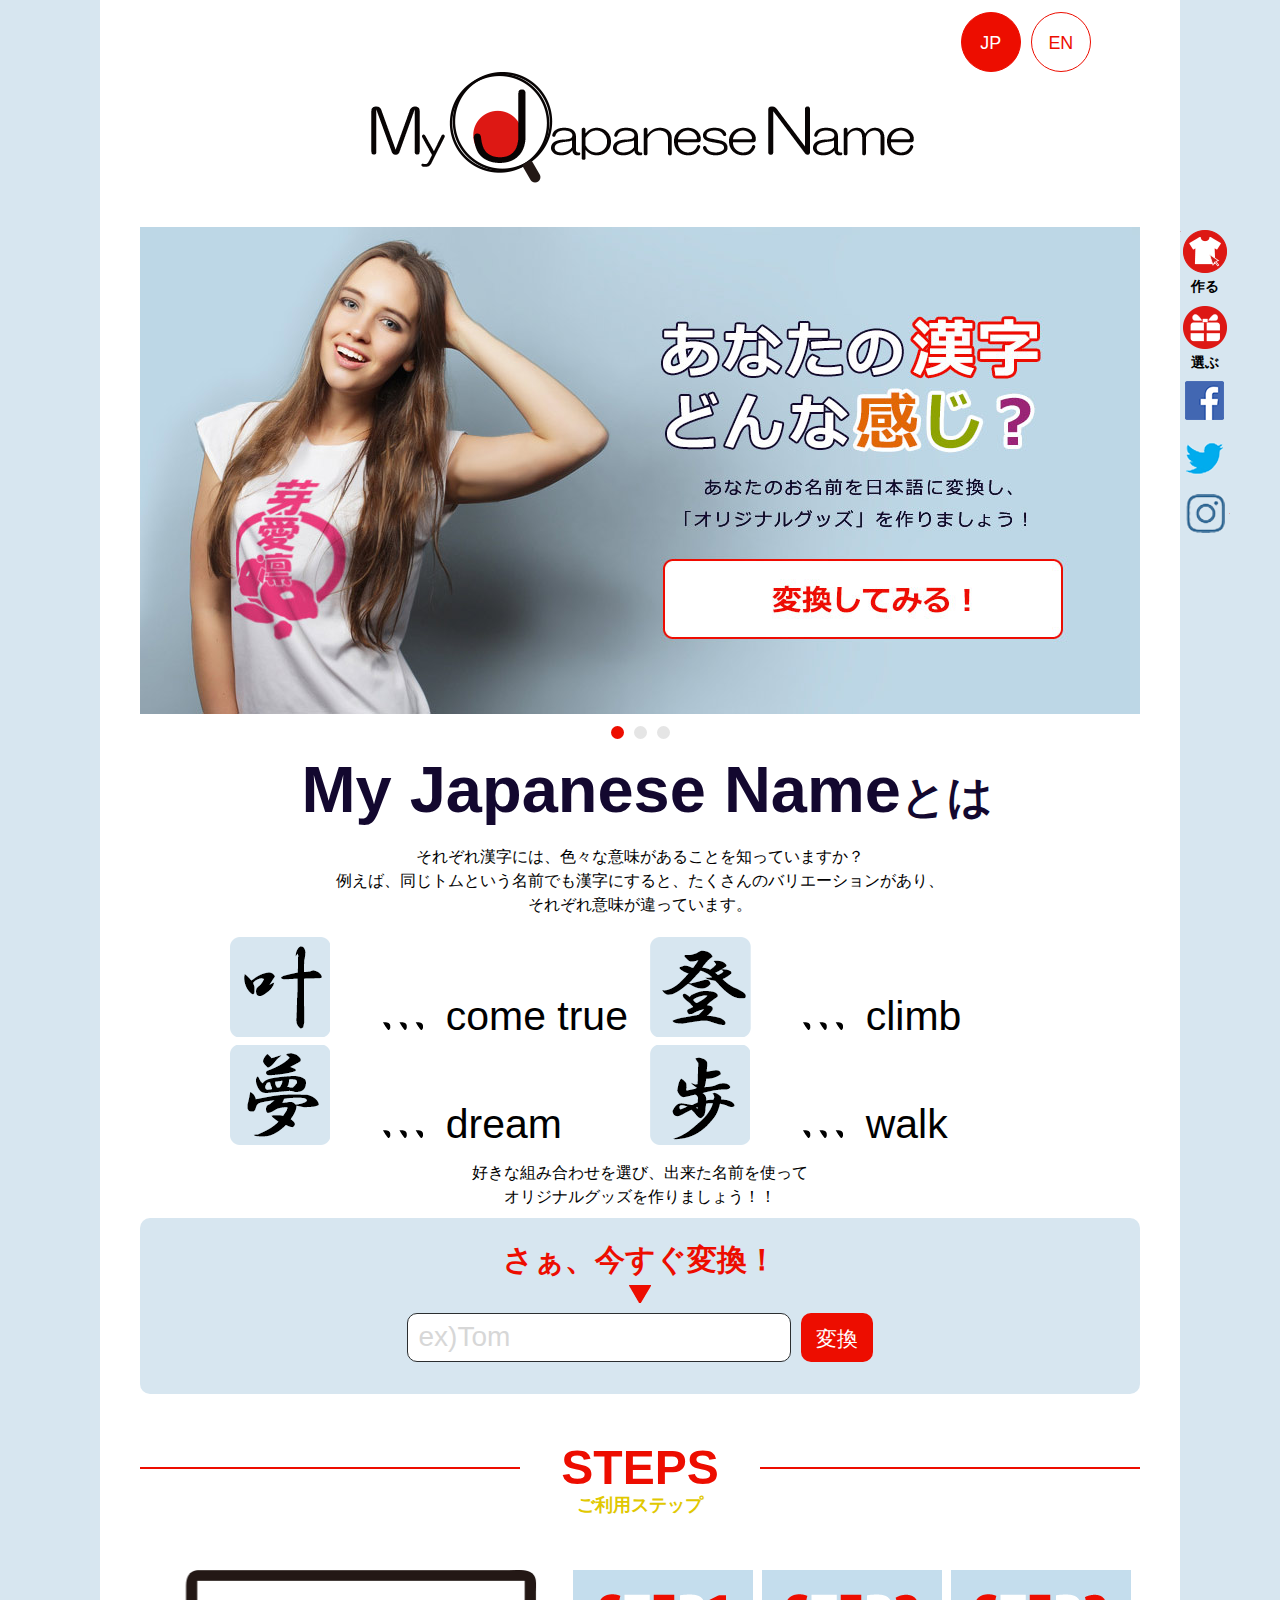
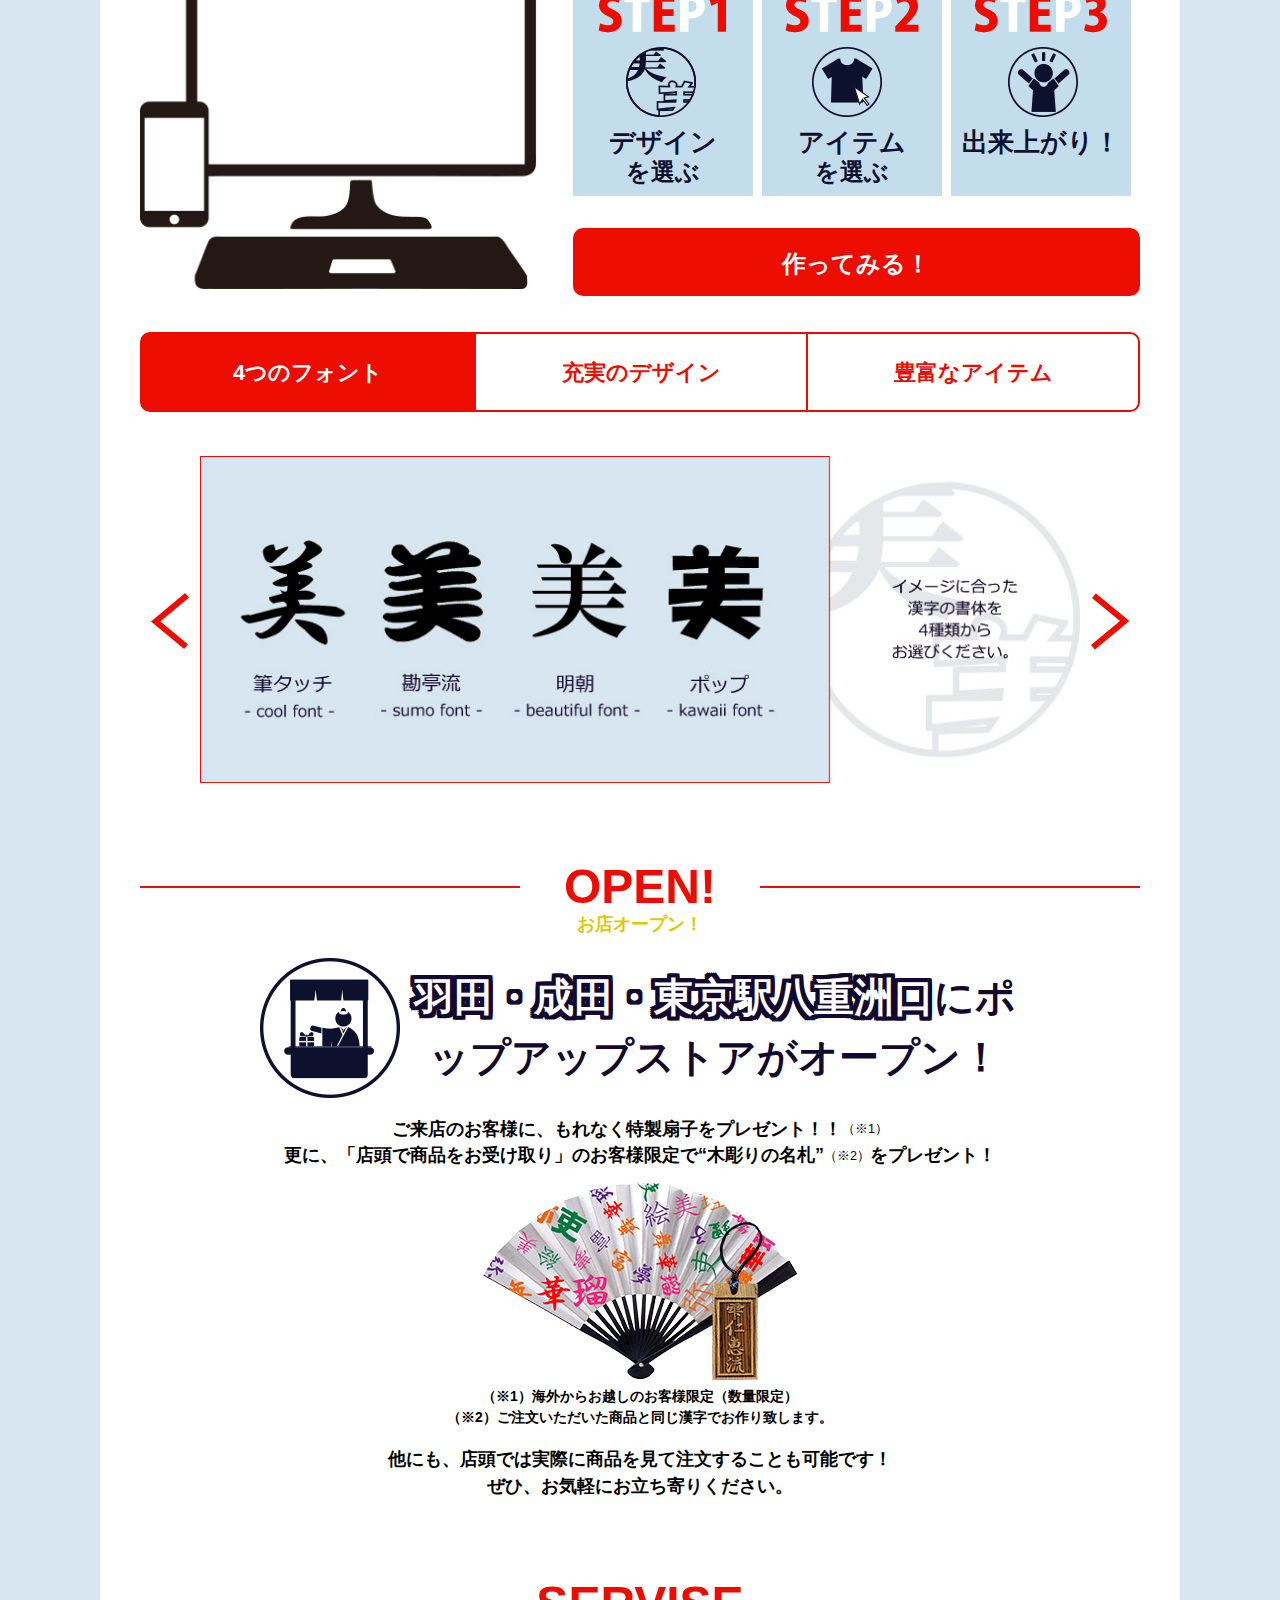
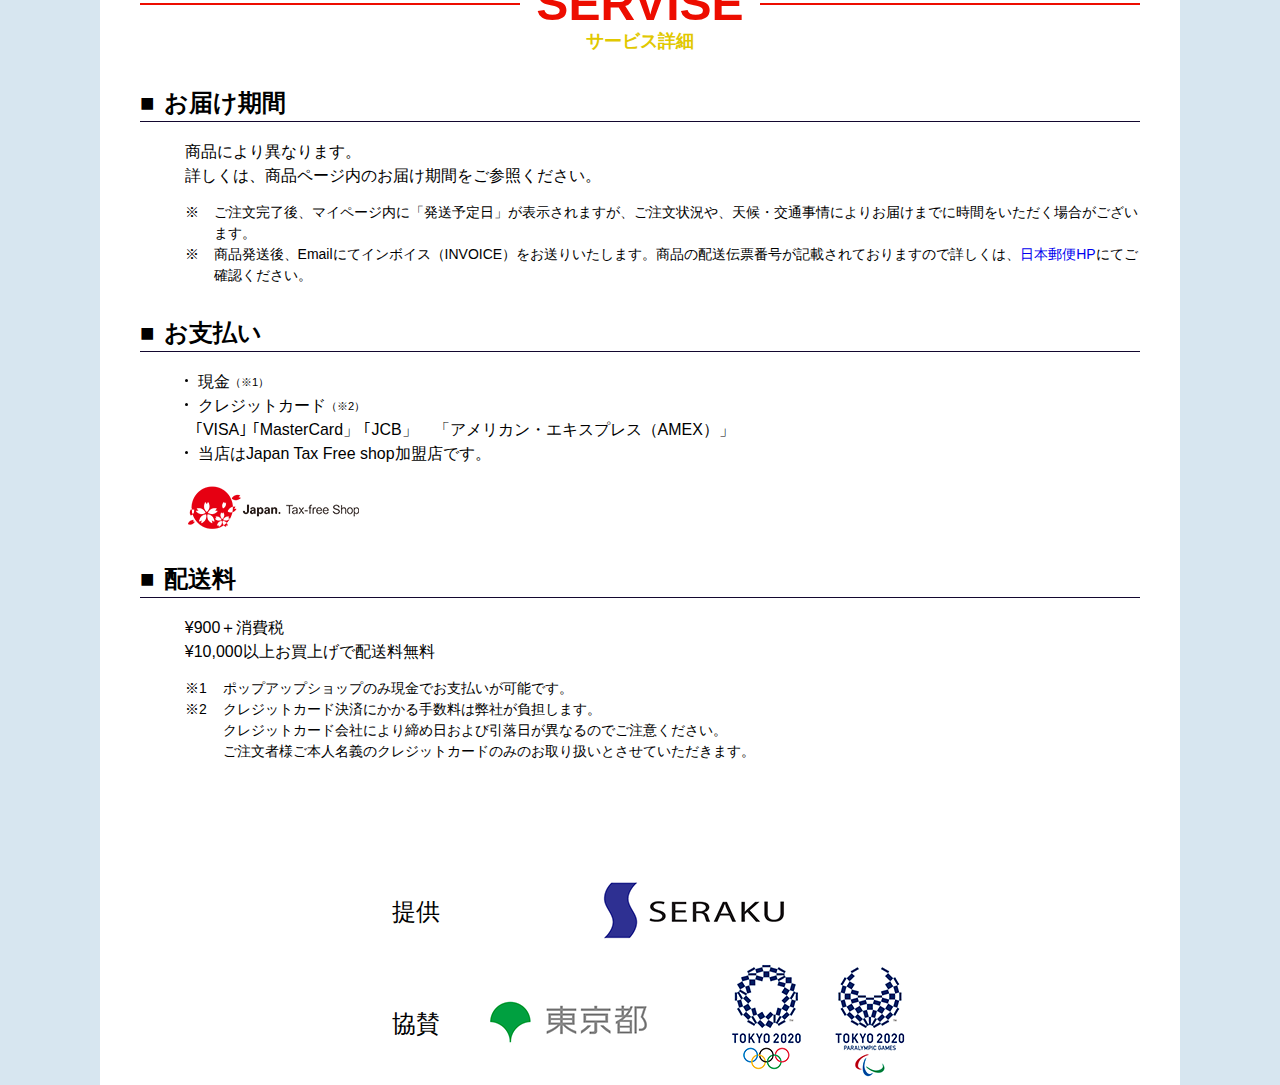
<file: works-lv5/index.html>
<!DOCTYPE html>
<html lang="ja">
<head>
<meta charset="UTF-8">
<meta http-equiv="X-UA-Compatible" content="IE=edge">
<meta name="viewport" content="width=device-width,initial-scale=1">
<title>My Japanese Name</title>
<meta name="description" content="あなたのお名前を日本語に変換し、「オリジナルグッズ」を作りましょう！">

<link rel="canonical" href="https://xxxx.jp/">
<link rel="alternate" href="https://xxx.jp" hreflang="ja">
<link rel="alternate" href="https://xxxx.jp/index_en.html" hreflang="en">
<link rel="stylesheet" href="css/common.css">

<!------------ ▼ OGP Start ▼ ------------>
<meta property="og:title" contetnt="My Japanese Name">
<meta property="og:type" contetnt="website">
<meta property="og:url" contetnt="https://xxx.jp">
<meta property="og:image" contetnt="https://xxxx.jp/works-lv5/images/mv_01.jpg">
<meta property="og:image:type" contetnt="image/jpg">
<meta property="og:image:width" contetnt="1000">
<meta property="og:image:height" contetnt="487">
<meta property="og:description" contetnt="あなたのお名前を日本語に変換し、「オリジナルグッズ」を作りましょう！">
<!------------ ▲ OGP End ▲ ------------>

<!------------ ▼ Twitter Cards Start ▼ ------------>
<meta name="twitter:card" contetnt="summary">
<!------------ ▲ Twitter Cards End ▲ ------------>
</head>

<body>
<!-- ============== ▼ Header Start ▼ ============== -->
<header>
<div class="str_wrap">
<div class="str-inner">
<ul class="list_lang">
<li class="current"><a>JP</a></li>
<li><a href="index_en.html">EN</a></li>
</ul>

<div class="hdg_lv1_wrap al_center">
<h1 class="img_lyt_only"><img src="images/logo_main.png" alt="My Japanese Name"></h1>
</div>

<ul class="list_icon">
<li class="create"><a href="#"><span class="txt">作る</span></a></li>
<li class="choice"><a href="#"><span class="txt">選ぶ</span></a></li>
<li class="fb"><a href="#"><span class="txt">Facebook</span></a></li>
<li class="tw"><a href="#"><span class="txt">Twitter</span></a></li>
<li class="inst"><a href="#"><span class="txt">Instagram</span></a></li>
</ul>
<!-- .str-inner --></div>
<!-- .str_wrap --></div>
</header>
<!-- ============== ▲ Header End ▲ ============== -->

<!-- ============== ▼ Main Visual ▼ ============== -->
<section class="area_mv_wrap">
<div class="str_wrap">
<div class="str-inner">
<div class="area_mv">
<ul id="js_slick" class="list_mv">
<li><a href="#"><img src="images/mv_01.jpg" alt="あなたの漢字どんな感じ？ あなたのお名前を日本語に変換し、「オリジナルグッズ」を作りましょう！ 変換してみる！"></a></li>
<li><a href="#"><img src="images/mv_02.jpg" alt="思い通りのオンリーワンを！ あなたのお名前を日本語に変換し、「オリジナルグッズ」を作りましょう！ 変換してみる！"></a></li>
<li><a href="#"><img src="images/mv_03.jpg" alt="日本中の逸品がここに！ あなたのお名前を日本語に変換し、「オリジナルグッズ」を作りましょう！ 変換してみる！"></a></li>
</ul>
<!-- .area_mv --></div>
<!-- .str-inner --></div>
<!-- .str_wrap --></div>
</section>
<!-- ============== ▲ Main Visual End ▲ ============== -->

<div class="str_wrap">
<!-- ============== ▼ Main Start ▼ ============== -->
<main>
<div class="str-inner">
<h2 class="hdg_lv2"><em>My Japanese Name</em>とは</h2>
<p class="txt_des_01">それぞれ漢字には、色々な意味があることを知っていますか？<br>例えば、同じトムという名前でも漢字にすると、たくさんのバリエーションがあり、<br class="sp-hide">それぞれ意味が違っています。</p>

<div class="list_meaning_wrap">
<ul class="col_2">
<li>
<dl class="list_meaning">
<dt><img src="images/img_font_01.png" alt="叶"></dt>
<dd>come true</dd>
</dl>
</li>
<li>
<dl class="list_meaning">
<dt><img src="images/img_font_02.png" alt="登"></dt>
<dd>climb</dd>
</dl>
</li>
<li>
<dl class="list_meaning">
<dt><img src="images/img_font_03.png" alt="夢"></dt>
<dd>dream</dd>
</dl>
</li>
<li>
<dl class="list_meaning">
<dt><img src="images/img_font_04.png" alt="歩"></dt>
<dd>walk</dd>
</dl>
</li>
</ul>
<!-- /.list_meaning_wrap --></div>

<p class="txt_des_01">好きな組み合わせを選び、出来た名前を使って<br>オリジナルグッズを作りましょう！！</p>

<div class="box_01 al_center">
<p class="txt_conversion"><em>さぁ、今すぐ変換！</em></p>

<div class="input_conversion_wrap">
<p class="input_conversion"><input type="text" name="conversion" placeholder="ex)Tom"></p>
<p class="btn_conversion btn_01"><button type="button" class="btn_inner">変換</button></p>
<!-- /.input_conversion_wrap --></div>

<!-- .box_01 --></div>

<section class="area_steps">
<h3 class="hdg_lv3">
<span class="en"><em>STEPS</em></span>
<span class="jp">ご利用ステップ</span>
</h3>

<div class="img_lyt_line _left">
<div class="inner_txt">
<ul class="list_step">
<li>
<div class="img_lyt_only"><img src="images/img_step1.png" alt="STEP1"></div>
<p class="txt_step"><em>デザイン</em><br>を選ぶ</p>
</li>
<li>
<div class="img_lyt_only"><img src="images/img_step2.png" alt="STEP2"></div>
<p class="txt_step"><em>アイテム</em><br>を選ぶ</p>
</li>
<li>
<div class="img_lyt_only"><img src="images/img_step3.png" alt="STEP3"></div>
<p class="txt_step"><em>出来上がり！</em></p>
</li>
</ul>

<p class="btn_01"><a class="btn_inner">作ってみる！</a></p>
<!-- .inner_txt --></div>

<div class="inner_img sp-hide">
<div><img src="images/img_device.png" alt=""></div>
<!-- .inner_img --></div>
<!-- .img_lyt_line --></div>

<ul id="js_tab" class="list_tab">
<li><a href="#tab_01" class="is_current">4つの<br class="pc-hide">フォント</a></li>
<li><a href="#tab_02">充実の<br class="pc-hide">デザイン</a></li>
<li><a href="#tab_03">豊富な<br class="pc-hide">アイテム</a></li>
</ul>

<div class="tab_content_wrap">
<!-- ---------- ▼ 4つのフォント ▼ ---------- -->
<div id="tab_01" class="tab_content is_active">
<div class="js_btn sp-hide"><img src="images/img_carusel_01_pc.jpg" alt="[筆タッチ-cool font-、勘亭流-sumo font-、明朝-beautiful font-、ポップ-kawaii font-] イメージに合った漢字の書体を4種類からお選びください。"></div>
<div class="js_btn pc-hide"><img src="images/img_carusel_01_sp.jpg" alt="筆タッチ-cool font-、勘亭流-sumo font-、明朝-beautiful font-、ポップ-kawaii font-"></div>

<p class="txt_tab_sp">イメージに合った漢字の書体を4種類からお選びください。</p>
<!-- /.tab_content --></div>
<!-- ---------- ▲ 4つのフォント ▲ ---------- -->

<!-- ---------- ▼ 充実のデザイン ▼ ---------- -->
<div id="tab_02" class="tab_content">
<div class="js_btn sp-hide"><img src="images/img_carusel_02_pc.jpg" alt="[麗紅花 green tea ninjya navy edo purple sakura mikan] 日本の伝統的なお祭りや名所など豊富なバリエーションをご用意しました。カスタマイズも自由自在！オンリーワンのアイテムをぜひ作成してください。"></div>
<div class="js_btn pc-hide"><img src="images/img_carusel_02_sp.jpg" alt="麗紅花 green tea ninjya navy edo purple sakura mikan"></div>

<p class="txt_tab_sp">日本の伝統的なお祭りや名所など豊富なバリエーションをご用意しました。カスタマイズも自由自在！オンリーワンのアイテムをぜひ作成してください。</p>
<!-- /.tab_content --></div>
<!-- ---------- ▲ 充実のデザイン ▲ ---------- -->

<!-- ---------- ▼ 豊富なアイテム ▼ ---------- -->
<div id="tab_03" class="tab_content">
<div class="js_btn sp-hide"><img src="images/img_carusel_03_pc.jpg" alt="日本全国津々浦々の良質なMADE IN JAPANの製品を取り揃えました。"></div>
<div class="js_btn pc-hide"><img src="images/img_carusel_03_sp.jpg" alt=""></div>

<p class="txt_tab_sp">日本全国津々浦々の良質なMADE IN JAPANの製品を取り揃えました。</p>
<!-- /.tab_content --></div>
<!-- ---------- ▲ 豊富なアイテム ▲ ---------- -->
<!-- /.tab_content_wrap --></div>
</section>

<section class="area_open">
<h3 class="hdg_lv3">
<span class="en"><em>OPEN!</em></span>
<span class="jp">お店オープン！</span>
</h3>

<div class="lead_wrap">
<div class="icon_open"><img src="images/icon_open.png" alt=""></div>
<p class="txt_lead"><strong>羽田・成田・東京駅八重洲口</strong><em>にポップアップストアがオープン！</em></p>
<!-- /.lead_wrap --></div>

<p class="txt_sub_lead">ご来店のお客様に、もれなく特製扇子をプレゼント！！<sub class="fw-n">（※1）</sub><br>
更に、「店頭で商品をお受け取り」のお客様限定で“木彫りの名札”<sub class="fw-n">（※2）</sub>をプレゼント！</p>

<div class="img_lyt_only"><img src="images/img_folding-fan.png" alt=""></div>

<ul class="fw-b">
<li><span class="ast">（※1）</span><span class="txt">海外からお越しのお客様限定（数量限定）</span></li>
<li><span class="ast">（※2）</span><span class="txt">ご注文いただいた商品と同じ漢字でお作り致します。</span></li>
</ul>

<p class="txt_des_02 fw-b">他にも、店頭では実際に商品を見て注文することも可能です！<br>ぜひ、お気軽にお立ち寄りください。</p>
</section>

<section class="area_service">
<h3 class="hdg_lv3">
<span class="en"><em>SERVISE</em></span>
<span class="jp">サービス詳細</span>
</h3>

<h4 class="hdg_lv4">お届け期間</h4>
<p>商品により異なります。<br>詳しくは、商品ページ内のお届け期間をご参照ください。</p>

<ul class="list_ast">
<li><span class="ast">※</span><span class="txt">ご注文完了後、マイページ内に「発送予定日」が表示されますが、ご注文状況や、天候・交通事情によりお届けまでに時間をいただく場合がございます。</span></li>
<li><span class="ast">※</span><span class="txt">商品発送後、Emailにてインボイス（INVOICE）をお送りいたします。商品の配送伝票番号が記載されておりますので詳しくは、<a href="https://www.post.japanpost.jp/index.html" target="_blank">日本郵便HP</a>にてご確認ください。</span></li>
</ul>

<h4 class="hdg_lv4">お支払い</h4>
<ul class="list_cir">
<li>現金<sub>（※1）</sub></li>
<li>クレジットカード<sub>（※2）</sub><br>｢VISA｣ ｢MasterCard」 ｢JCB」　「アメリカン・エキスプレス（AMEX）」</li>
<li>当店はJapan Tax Free shop加盟店です。</li>
</ul>
<div><img src="images/logo_tax-free.png" alt="Japan. Tax-free Shop"></div>

<h4 class="hdg_lv4">配送料</h4>
<p>&yen;900＋消費税<br>&yen;10,000以上お買上げで配送料無料</p>
<ul class="list_ast _num">
<li><span class="ast">※1</span><span class="txt">ポップアップショップのみ現金でお支払いが可能です。</span></li>
<li><span class="ast">※2</span><span class="txt">クレジットカード決済にかかる手数料は弊社が負担します。<br>クレジットカード会社により締め日および引落日が異なるのでご注意ください。<br>ご注文者様ご本人名義のクレジットカードのみのお取り扱いとさせていただきます。</span></li>
</ul>
<!-- .area_service --></section>

<!-- .str-inner --></div>
</main>
<!-- ============== ▲ Main End ▲ ============== -->

<!-- .str_wrap --></div>

<!-- ============== ▼ Footer Start ▼ ============== -->
<footer>
<div class="str_wrap">
<div class="str-inner">

<dl class="list_foot_offer">
<dt>提供</dt>
<dd><a href="https://www.seraku.co.jp/" target="_blank"><img src="images/logo_seraku.png" alt="SERAKU"></a></dd>
</dl>

<dl class="list_foot_offer">
<dt>協賛</dt>
<dd>
<ul class="list_col">
<li><a href="http://www.metro.tokyo.jp/" target="_blank"><img src="images/logo_tokyo.png" alt="東京都"></a></li>
<li><a href="https://tokyo2020.org/jp/" target="_blank"><img src="images/logo_olympic.png" alt="TOKYO 2020 オリンピック パラリンピック"></a></li>
</ul>
</dd>
</dl>

<div class="list_foot_wrap">
<ul class="list_foot">
<li><a href="#">お問い合せ</a></li>
<li><a href="#">よくある質問</a></li>
</ul>
<!-- .list_foot_wrap --></div>

<!-- .str-inner --></div>
<!-- .str_wrap --></div>
</footer>
<!-- ============== ▲ Footer End ▲ ============== -->

<script src="js/jquery-3.3.1.min.js"></script>
<script src="js/run.js"></script>
<script type="application/ld+json">
{ 
  "@context": "http://schema.org/", 
  "@type": "WebSite",
  "name": "My Japanese Name",
  "url": "https://xxx.jp"
} 
</script>
</body>
</html>
</file>
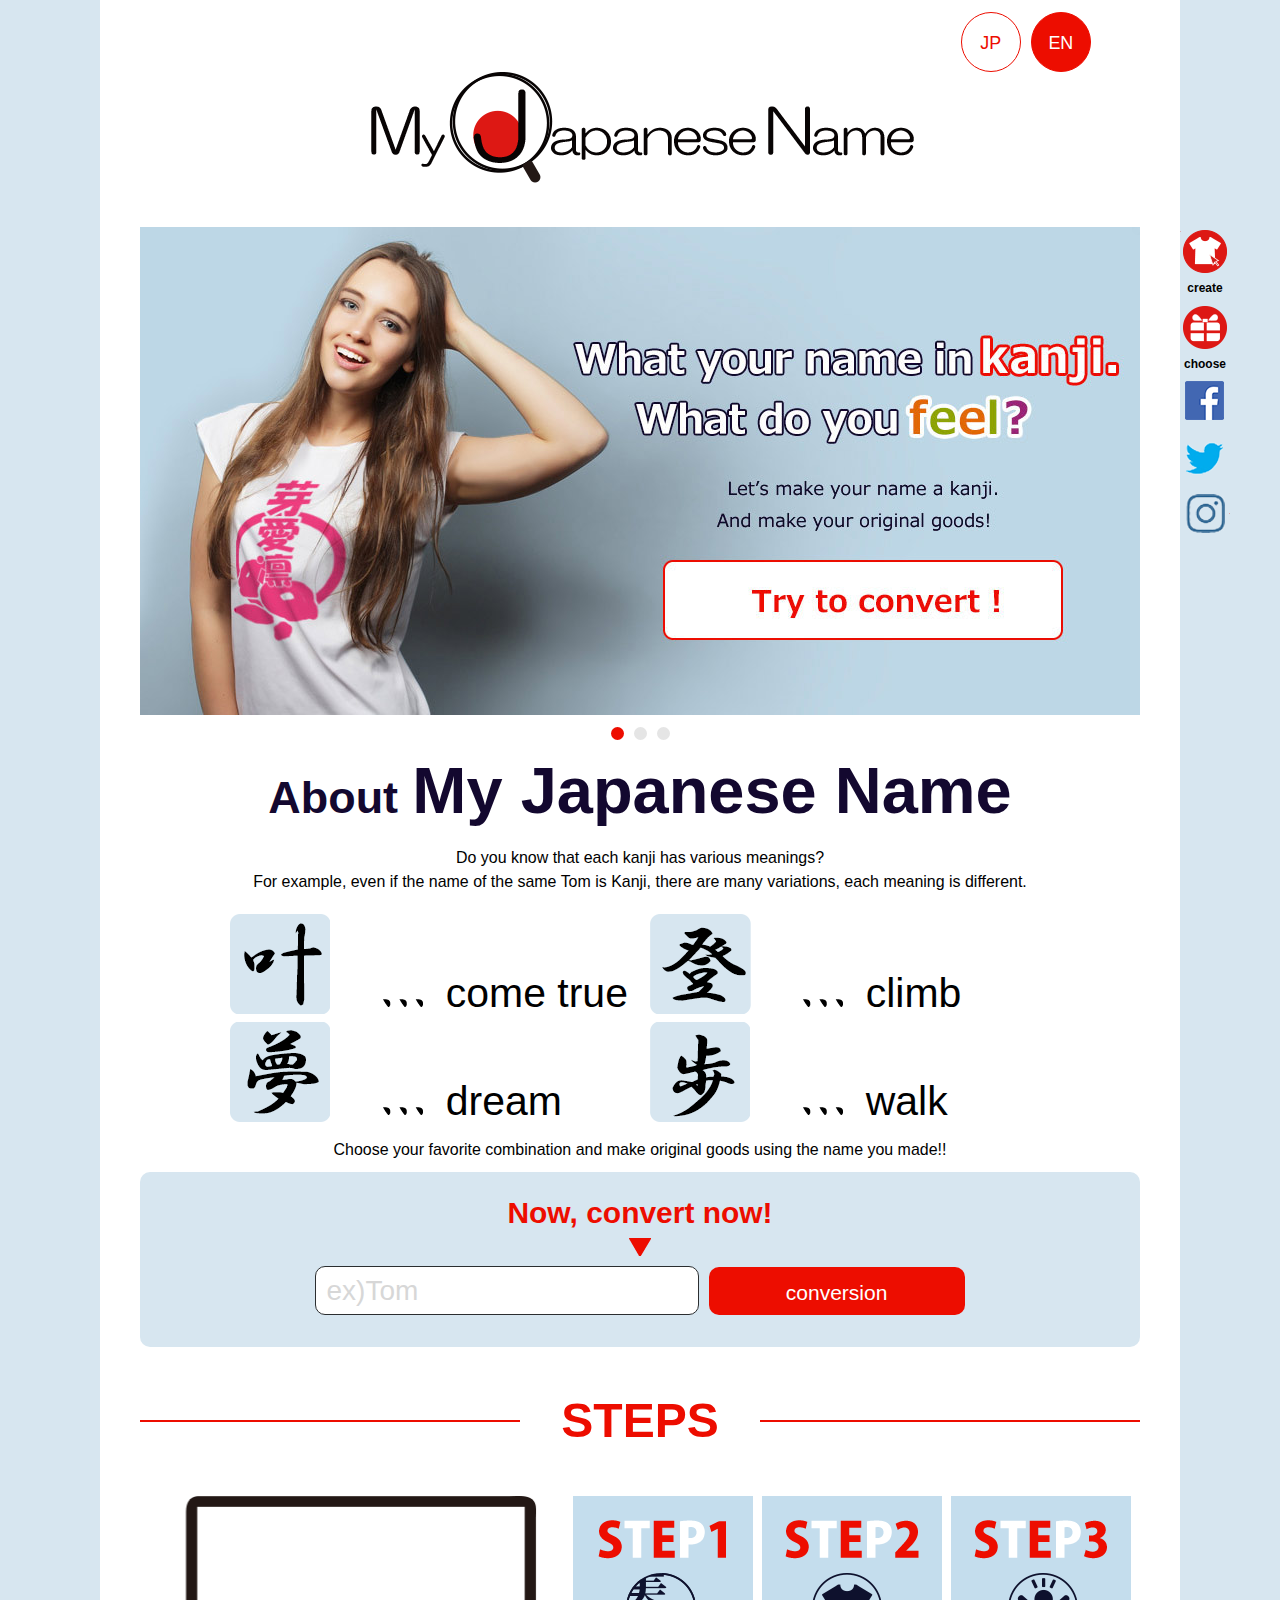
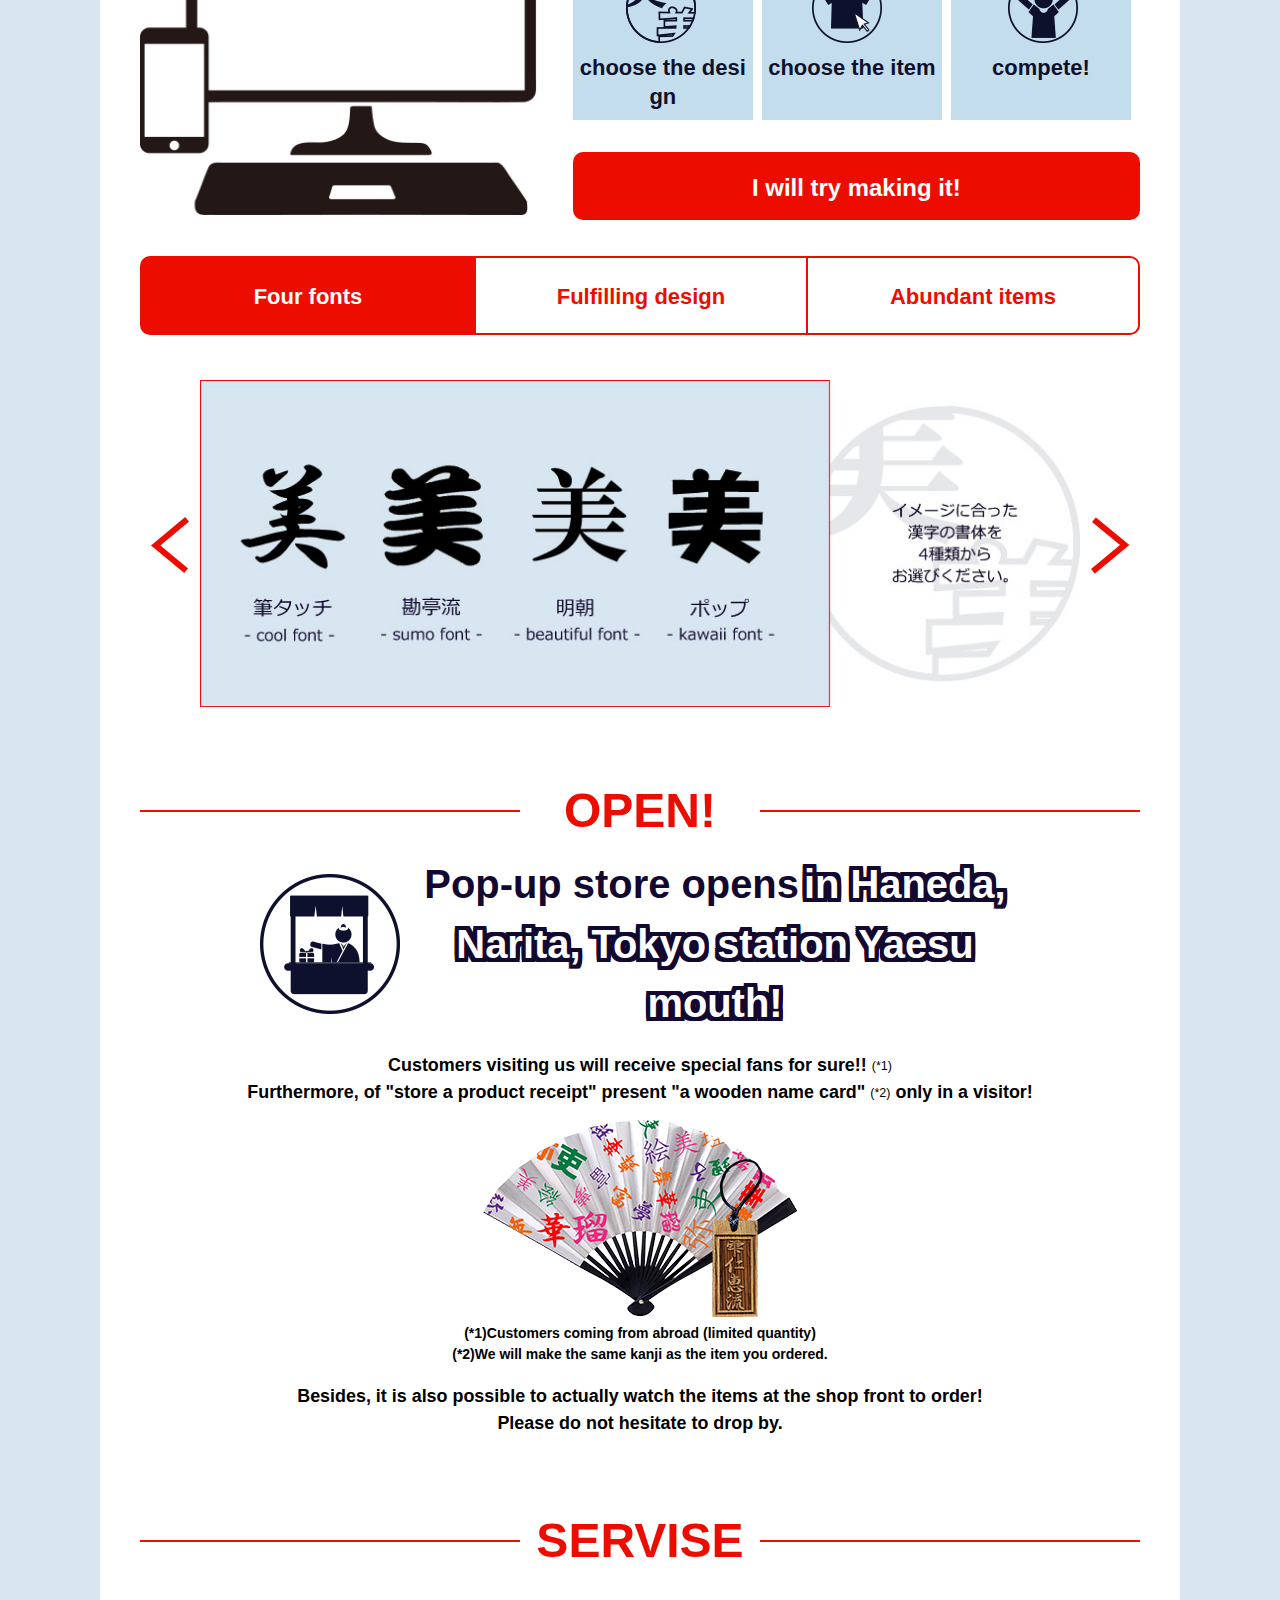
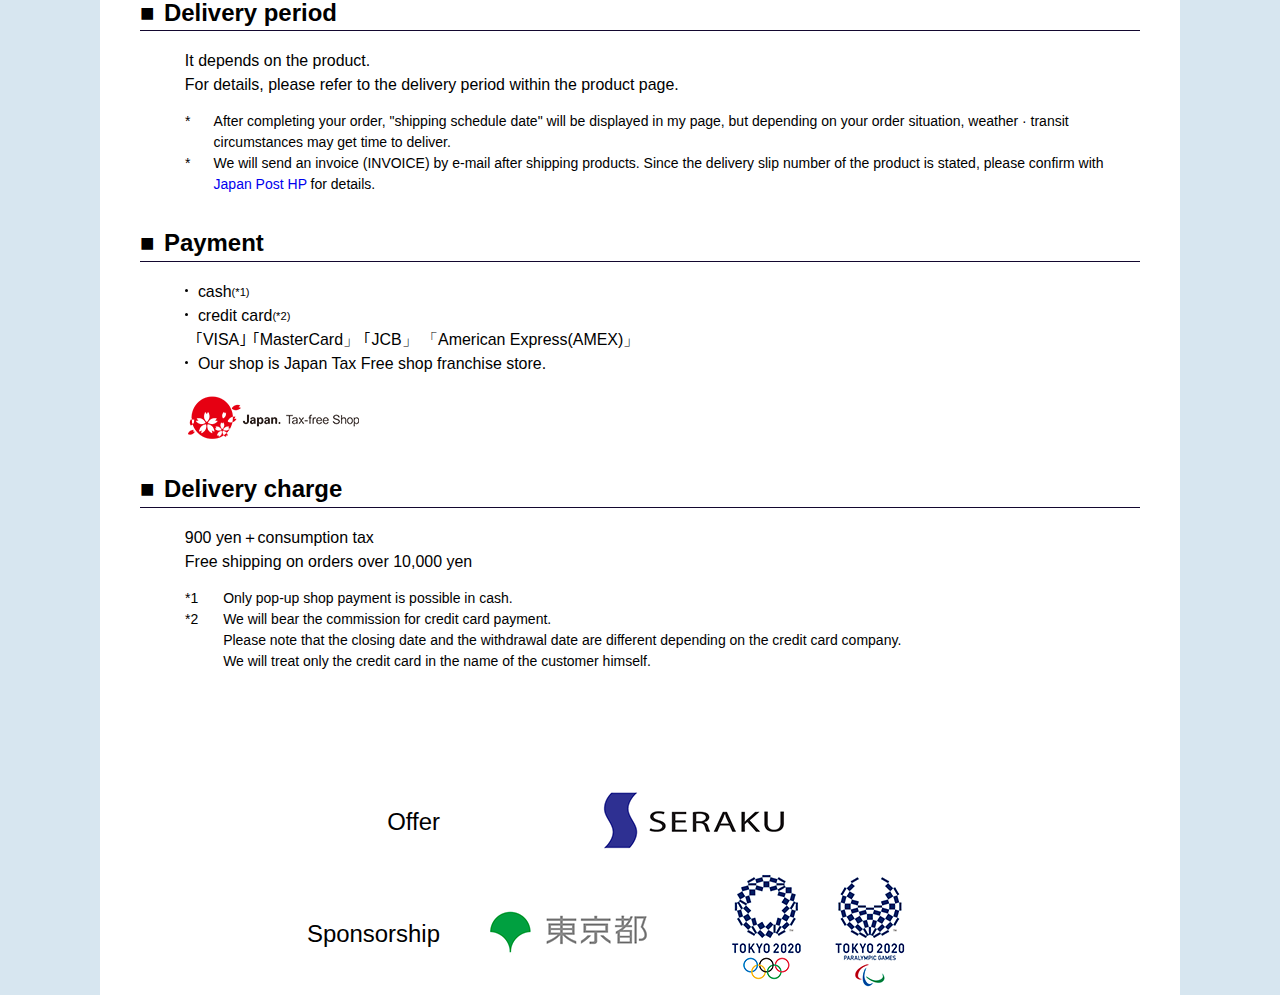
<file: works-lv5/index_en.html>
<!DOCTYPE html>
<html lang="en">
<head>
<meta charset="UTF-8">
<meta http-equiv="X-UA-Compatible" content="IE=edge">
<meta name="viewport" content="width=device-width,initial-scale=1">
<title>My Japanese Name</title>
<meta name="description" content="Let's convert your name to Japanese and make &quot;original goods&quot;!">

<link rel="canonical" href="https://xxxx.jp/index_en.html">
<link rel="alternate" href="https://xxx.jp" hreflang="ja">
<link rel="alternate" href="https://xxxx.jp/index_en.html" hreflang="en">
<link rel="stylesheet" href="css/common.css">

<!------------ ▼ OGP Start ▼ ------------>
<meta property="og:title" contetnt="My Japanese Name">
<meta property="og:type" contetnt="website">
<meta property="og:url" contetnt="https://xxxx.jp/index_en.html">
<meta property="og:image" contetnt="https://xxxx.jp/works-lv5/images/mv_01_en.jpg">
<meta property="og:image:type" contetnt="image/jpg">
<meta property="og:image:width" contetnt="1000">
<meta property="og:image:height" contetnt="488">
<meta property="og:description" contetnt="Let's convert your name to Japanese and make &quot;original goods&quot;!">
<!------------ ▲ OGP End ▲ ------------>

<!------------ ▼ Twitter Cards Start ▼ ------------>
<meta name="twitter:card" contetnt="summary">
<!------------ ▲ Twitter Cards End ▲ ------------>
</head>

<body class="lang_en">
<!-- ============== ▼ Header Start ▼ ============== -->
<header>
<div class="str_wrap">
<div class="str-inner">
<ul class="list_lang">
<li><a href="index.html">JP</a></li>
<li class="current"><a>EN</a></li>
</ul>

<div class="hdg_lv1_wrap al_center">
<h1 class="img_lyt_only"><img src="images/logo_main.png" alt="My Japanese Name"></h1>
</div>

<ul class="list_icon">
<li class="create"><a href="#"><span class="txt">create</span></a></li>
<li class="choice"><a href="#"><span class="txt">choose</span></a></li>
<li class="fb"><a href="#"><span class="txt">Facebook</span></a></li>
<li class="tw"><a href="#"><span class="txt">Twitter</span></a></li>
<li class="inst"><a href="#"><span class="txt">Instagram</span></a></li>
</ul>
<!-- .str-inner --></div>
<!-- .str_wrap --></div>
</header>
<!-- ============== ▲ Header End ▲ ============== -->

<!-- ============== ▼ Main Visual ▼ ============== -->
<section class="area_mv_wrap">
<div class="str_wrap">
<div class="str-inner">
<div class="area_mv">
<ul id="js_slick" class="list_mv">
<li><a href="#"><img src="images/mv_01_en.jpg" alt="What your name in　kanji. What do you feel? Let’s make your name a kanji. And make your original goods! Try to convert"></a></li>
<li><a href="#"><img src="images/mv_02_en.jpg" alt="Let’s make your only one that you wanted! Let’s make your name a kanji. And make your original goods! Try to convert"></a></li>
<li><a href="#"><img src="images/mv_03_en.jpg" alt="There are many of here. Let’s make your name a kanji. And make your original goods! Try to convert"></a></li>
</ul>
<!-- .area_mv --></div>
<!-- .str-inner --></div>
<!-- .str_wrap --></div>
</section>
<!-- ============== ▲ Main Visual End ▲ ============== -->

<div class="str_wrap">
<!-- ============== ▼ Main Start ▼ ============== -->
<main>
<div class="str-inner">
<h2 class="hdg_lv2">About<em>My Japanese Name</em></h2>
<p class="txt_des_01">Do you know that each kanji has various meanings?<br>For example, even if the name of the same Tom is Kanji, there are many variations, each meaning is different.</p>

<div class="list_meaning_wrap">
<ul class="col_2">
<li>
<dl class="list_meaning">
<dt><img src="images/img_font_01.png" alt="叶"></dt>
<dd>come true</dd>
</dl>
</li>
<li>
<dl class="list_meaning">
<dt><img src="images/img_font_02.png" alt="登"></dt>
<dd>climb</dd>
</dl>
</li>
<li>
<dl class="list_meaning">
<dt><img src="images/img_font_03.png" alt="夢"></dt>
<dd>dream</dd>
</dl>
</li>
<li>
<dl class="list_meaning">
<dt><img src="images/img_font_04.png" alt="歩"></dt>
<dd>walk</dd>
</dl>
</li>
</ul>
<!-- /.list_meaning_wrap --></div>

<p class="txt_des_01">Choose your favorite combination and make original goods using the name you made!!</p>

<div class="box_01 al_center">
<p class="txt_conversion"><em>Now, convert now!</em></p>

<div class="input_conversion_wrap">
<p class="input_conversion"><input type="text" name="conversion" placeholder="ex)Tom"></p>
<p class="btn_conversion btn_01"><button type="button" class="btn_inner txt_break">conversion
</button></p>
<!-- /.input_conversion_wrap --></div>

<!-- .box_01 --></div>

<section class="area_steps">
<h3 class="hdg_lv3">
<span class="en"><em>STEPS</em></span>
</h3>

<div class="img_lyt_line _left">
<div class="inner_txt">
<ul class="list_step">
<li>
<div class="img_lyt_only"><img src="images/img_step1.png" alt="STEP1"></div>
<p class="txt_step txt_break"><em>choose the design</em></p>
</li>
<li>
<div class="img_lyt_only"><img src="images/img_step2.png" alt="STEP2"></div>
<p class="txt_step txt_break"><em>choose the item</em></p>
</li>
<li>
<div class="img_lyt_only"><img src="images/img_step3.png" alt="STEP3"></div>
<p class="txt_step txt_break"><em>compete!</em></p>
</li>
</ul>

<p class="btn_01"><a class="btn_inner">I will try making it!</a></p>
<!-- .inner_txt --></div>

<div class="inner_img sp-hide">
<div><img src="images/img_device.png" alt=""></div>
<!-- .inner_img --></div>
<!-- .img_lyt_line --></div>

<ul id="js_tab" class="list_tab txt_break">
<li><a href="#tab_01" class="is_current">Four fonts</a></li>
<li><a href="#tab_02">Fulfilling design</a></li>
<li><a href="#tab_03">Abundant items</a></li>
</ul>

<div class="tab_content_wrap">
<!-- ---------- ▼ 4つのフォント ▼ ---------- -->
<div id="tab_01" class="tab_content is_active">
<div class="js_btn sp-hide"><img src="images/img_carusel_01_pc.jpg" alt="[筆タッチ-cool font-、勘亭流-sumo font-、明朝-beautiful font-、ポップ-kawaii font-] イメージに合った漢字の書体を4種類からお選びください。"></div>
<div class="js_btn pc-hide"><img src="images/img_carusel_01_sp.jpg" alt="筆タッチ-cool font-、勘亭流-sumo font-、明朝-beautiful font-、ポップ-kawaii font-"></div>

<p class="txt_tab_sp">Please choose from 4 types of kanji fonts that match the image.</p>
<!-- /.tab_content --></div>
<!-- ---------- ▲ 4つのフォント ▲ ---------- -->

<!-- ---------- ▼ 充実のデザイン ▼ ---------- -->
<div id="tab_02" class="tab_content">
<div class="js_btn sp-hide"><img src="images/img_carusel_02_pc.jpg" alt="[麗紅花 green tea ninjya navy edo purple sakura mikan] 日本の伝統的なお祭りや名所など豊富なバリエーションをご用意しました。カスタマイズも自由自在！オンリーワンのアイテムをぜひ作成してください。"></div>
<div class="js_btn pc-hide"><img src="images/img_carusel_02_sp.jpg" alt="麗紅花 green tea ninjya navy edo purple sakura mikan"></div>

<p class="txt_tab_sp">We prepared a wide variety of traditional Japanese festivals and sights. Customize freely! Please create only one item.</p>
<!-- /.tab_content --></div>
<!-- ---------- ▲ 充実のデザイン ▲ ---------- -->

<!-- ---------- ▼ 豊富なアイテム ▼ ---------- -->
<div id="tab_03" class="tab_content">
<div class="js_btn sp-hide"><img src="images/img_carusel_03_pc.jpg" alt="日本全国津々浦々の良質なMADE IN JAPANの製品を取り揃えました。"></div>
<div class="js_btn pc-hide"><img src="images/img_carusel_03_sp.jpg" alt=""></div>

<p class="txt_tab_sp">We have a wide range of MADE IN JAPAN products from all over Japan.</p>
<!-- /.tab_content --></div>
<!-- ---------- ▲ 豊富なアイテム ▲ ---------- -->
<!-- /.tab_content_wrap --></div>
</section>

<section class="area_open">
<h3 class="hdg_lv3">
<span class="en"><em>OPEN!</em></span>
</h3>

<div class="lead_wrap">
<div class="icon_open"><img src="images/icon_open.png" alt=""></div>
<p class="txt_lead _en"><em>Pop-up store opens</em><strong>in Haneda, Narita, Tokyo station Yaesu mouth!</strong></p>
<!-- /.lead_wrap --></div>

<p class="txt_sub_lead">Customers visiting us will receive special fans for sure!! <sub class="fw-n">(*1)</sub><br>
Furthermore, of "store a product receipt" present "a wooden name card" <sub class="fw-n">(*2)</sub> only in a visitor!</p>

<div class="img_lyt_only"><img src="images/img_folding-fan.png" alt=""></div>

<ul class="fw-b">
<li><span class="ast">(*1)</span><span class="txt">Customers coming from abroad (limited quantity)</span></li>
<li><span class="ast">(*2)</span><span class="txt">We will make the same kanji as the item you ordered.</span></li>
</ul>

<p class="txt_des_02 fw-b">Besides, it is also possible to actually watch the items at the shop front to order!<br>Please do not hesitate to drop by.</p>
</section>

<section class="area_service">
<h3 class="hdg_lv3">
<span class="en"><em>SERVISE</em></span>
</h3>

<h4 class="hdg_lv4">Delivery period</h4>
<p>It depends on the product.<br>For details, please refer to the delivery period within the product page.</p>

<ul class="list_ast">
<li><span class="ast">*</span><span class="txt">After completing your order, "shipping schedule date" will be displayed in my page, but depending on your order situation, weather · transit circumstances may get time to deliver.</span></li>
<li><span class="ast">*</span><span class="txt">We will send an invoice (INVOICE) by e-mail after shipping products. Since the delivery slip number of the product is stated, please confirm with <a href="https://www.post.japanpost.jp/index.html" target="_blank">Japan Post HP</a> for details.</span></li>
</ul>

<h4 class="hdg_lv4">Payment</h4>
<ul class="list_cir">
<li>cash<sub>(*1)</sub></li>
<li>credit card<sub>(*2)</sub><br>｢VISA｣ ｢MasterCard」 ｢JCB」 「American Express(AMEX)」</li>
<li>Our shop is Japan Tax Free shop franchise store.</li>
</ul>
<div><img src="images/logo_tax-free.png" alt="Japan. Tax-free Shop"></div>

<h4 class="hdg_lv4">Delivery charge</h4>
<p>900 yen＋consumption tax<br>Free shipping on orders over 10,000 yen</p>
<ul class="list_ast _num">
<li><span class="ast">*1</span><span class="txt">Only pop-up shop payment is possible in cash.</span></li>
<li><span class="ast">*2</span><span class="txt">We will bear the commission for credit card payment.<br>Please note that the closing date and the withdrawal date are different depending on the credit card company.<br>
We will treat only the credit card in the name of the customer himself.</span></li>
</ul>
<!-- .area_service --></section>

<!-- .str-inner --></div>
</main>
<!-- ============== ▲ Main End ▲ ============== -->

<!-- .str_wrap --></div>

<!-- ============== ▼ Footer Start ▼ ============== -->
<footer>
<div class="str_wrap">
<div class="str-inner">

<dl class="list_foot_offer">
<dt>Offer</dt>
<dd><a href="https://www.seraku.co.jp/" target="_blank"><img src="images/logo_seraku.png" alt="SERAKU"></a></dd>
</dl>

<dl class="list_foot_offer">
<dt>Sponsorship</dt>
<dd>
<ul class="list_col">
<li><a href="http://www.metro.tokyo.jp/" target="_blank"><img src="images/logo_tokyo.png" alt="東京都"></a></li>
<li><a href="https://tokyo2020.org/jp/" target="_blank"><img src="images/logo_olympic.png" alt="TOKYO 2020 Olympic Paralympics"></a></li>
</ul>
</dd>
</dl>

<div class="list_foot_wrap">
<ul class="list_foot">
<li><a href="#">Contact Us</a></li>
<li><a href="#">Frequently Asked Questions</a></li>
</ul>
<!-- .list_foot_wrap --></div>

<!-- .str-inner --></div>
<!-- .str_wrap --></div>
</footer>
<!-- ============== ▲ Footer End ▲ ============== -->

<script src="js/jquery-3.3.1.min.js"></script>
<script src="js/run.js"></script>
<script type="application/ld+json">
{ 
  "@context": "http://schema.org/", 
  "@type": "WebSite",
  "name": "My Japanese Name",
  "url": "https://xxxx.jp/index_en.html"
} 
</script>
</body>
</html>
</file>
<file: works-lv5/css/common.css>
@charset "utf-8";

/*===============================
  Reset（normalize）
================================*/
/*! normalize.css v8.0.0 | MIT License | github.com/necolas/normalize.css */

/* Document
   ========================================================================== */

/**
 * 1. Correct the line height in all browsers.
 * 2. Prevent adjustments of font size after orientation changes in iOS.
 */

html {
  line-height: 1.15; /* 1 */
  -webkit-text-size-adjust: 100%; /* 2 */
}

/* Sections
   ========================================================================== */

/**
 * Remove the margin in all browsers.
 */

body {
  margin: 0;
}

/**
 * Correct the font size and margin on `h1` elements within `section` and
 * `article` contexts in Chrome, Firefox, and Safari.
 */

h1 {
  font-size: 2em;
  margin: 0.67em 0;
}

/* Grouping content
   ========================================================================== */

/**
 * 1. Add the correct box sizing in Firefox.
 * 2. Show the overflow in Edge and IE.
 */

hr {
  box-sizing: content-box; /* 1 */
  height: 0; /* 1 */
  overflow: visible; /* 2 */
}

/**
 * 1. Correct the inheritance and scaling of font size in all browsers.
 * 2. Correct the odd `em` font sizing in all browsers.
 */

pre {
  font-family: monospace, monospace; /* 1 */
  font-size: 1em; /* 2 */
}

/* Text-level semantics
   ========================================================================== */

/**
 * Remove the gray background on active links in IE 10.
 */

a {
  background-color: transparent;
}

/**
 * 1. Remove the bottom border in Chrome 57-
 * 2. Add the correct text decoration in Chrome, Edge, IE, Opera, and Safari.
 */

abbr[title] {
  border-bottom: none; /* 1 */
  text-decoration: underline; /* 2 */
  text-decoration: underline dotted; /* 2 */
}

/**
 * Add the correct font weight in Chrome, Edge, and Safari.
 */

b,
strong {
  font-weight: bolder;
}

/**
 * 1. Correct the inheritance and scaling of font size in all browsers.
 * 2. Correct the odd `em` font sizing in all browsers.
 */

code,
kbd,
samp {
  font-family: monospace, monospace; /* 1 */
  font-size: 1em; /* 2 */
}

/**
 * Add the correct font size in all browsers.
 */

small {
  font-size: 80%;
}

/**
 * Prevent `sub` and `sup` elements from affecting the line height in
 * all browsers.
 */

sub,
sup {
  font-size: 75%;
  line-height: 0;
  position: relative;
  vertical-align: baseline;
}

sub {
  bottom: -0.25em;
}

sup {
  top: -0.5em;
}

/* Embedded content
   ========================================================================== */

/**
 * Remove the border on images inside links in IE 10.
 */

img {
  border-style: none;
}

/* Forms
   ========================================================================== */

/**
 * 1. Change the font styles in all browsers.
 * 2. Remove the margin in Firefox and Safari.
 */

button,
input,
optgroup,
select,
textarea {
  font-family: inherit; /* 1 */
  font-size: 100%; /* 1 */
  line-height: 1.15; /* 1 */
  margin: 0; /* 2 */
}

/**
 * Show the overflow in IE.
 * 1. Show the overflow in Edge.
 */

button,
input { /* 1 */
  overflow: visible;
}

/**
 * Remove the inheritance of text transform in Edge, Firefox, and IE.
 * 1. Remove the inheritance of text transform in Firefox.
 */

button,
select { /* 1 */
  text-transform: none;
}

/**
 * Correct the inability to style clickable types in iOS and Safari.
 */

button,
[type="button"],
[type="reset"],
[type="submit"] {
  -webkit-appearance: button;
}

/**
 * Remove the inner border and padding in Firefox.
 */

button::-moz-focus-inner,
[type="button"]::-moz-focus-inner,
[type="reset"]::-moz-focus-inner,
[type="submit"]::-moz-focus-inner {
  border-style: none;
  padding: 0;
}

/**
 * Restore the focus styles unset by the previous rule.
 */

button:-moz-focusring,
[type="button"]:-moz-focusring,
[type="reset"]:-moz-focusring,
[type="submit"]:-moz-focusring {
  outline: 1px dotted ButtonText;
}

/**
 * Correct the padding in Firefox.
 */

fieldset {
  padding: 0.35em 0.75em 0.625em;
}

/**
 * 1. Correct the text wrapping in Edge and IE.
 * 2. Correct the color inheritance from `fieldset` elements in IE.
 * 3. Remove the padding so developers are not caught out when they zero out
 *    `fieldset` elements in all browsers.
 */

legend {
  box-sizing: border-box; /* 1 */
  color: inherit; /* 2 */
  display: table; /* 1 */
  max-width: 100%; /* 1 */
  padding: 0; /* 3 */
  white-space: normal; /* 1 */
}

/**
 * Add the correct vertical alignment in Chrome, Firefox, and Opera.
 */

progress {
  vertical-align: baseline;
}

/**
 * Remove the default vertical scrollbar in IE 10+.
 */

textarea {
  overflow: auto;
}

/**
 * 1. Add the correct box sizing in IE 10.
 * 2. Remove the padding in IE 10.
 */

[type="checkbox"],
[type="radio"] {
  box-sizing: border-box; /* 1 */
  padding: 0; /* 2 */
}

/**
 * Correct the cursor style of increment and decrement buttons in Chrome.
 */

[type="number"]::-webkit-inner-spin-button,
[type="number"]::-webkit-outer-spin-button {
  height: auto;
}

/**
 * 1. Correct the odd appearance in Chrome and Safari.
 * 2. Correct the outline style in Safari.
 */

[type="search"] {
  -webkit-appearance: textfield; /* 1 */
  outline-offset: -2px; /* 2 */
}

/**
 * Remove the inner padding in Chrome and Safari on macOS.
 */

[type="search"]::-webkit-search-decoration {
  -webkit-appearance: none;
}

/**
 * 1. Correct the inability to style clickable types in iOS and Safari.
 * 2. Change font properties to `inherit` in Safari.
 */

::-webkit-file-upload-button {
  -webkit-appearance: button; /* 1 */
  font: inherit; /* 2 */
}

/* Interactive
   ========================================================================== */

/*
 * Add the correct display in Edge, IE 10+, and Firefox.
 */

details {
  display: block;
}

/*
 * Add the correct display in all browsers.
 */

summary {
  display: list-item;
}

/* Misc
   ========================================================================== */

/**
 * Add the correct display in IE 10+.
 */

template {
  display: none;
}

/**
 * Add the correct display in IE 10.
 */

[hidden] {
  display: none;
}


/*===============================
  Reset（追加）
================================*/
* {
  margin: 0;
  padding: 0;
  box-sizing: border-box;
}
p {
  margin: 1em 0 0;
}
@media screen and (max-width: 599px) {
  p {
    margin: .8em 0 0;
  }
}
ul, ol {
  list-style: none;
}
img {
  display: block;
  max-width: 100%;
}
a {
  text-decoration: none;
}
a:hover,
a:focus {
  text-decoration: underline;
}
b, em, strong {
  font-weight: bold;
}
em {
  font-style: normal;
}
button {
  border: none;
}

/*===============================
  Defalut
================================*/
html {
  font-size: 14px;
}

body {
  background-color: #d7e6f0;
  font-family:  Meiryo, sans-serif;
  -moz-text-size-adjust: 100%;
  -ms-text-size-adjust: 100%;
  -webkit-text-size-adjust: 100%;
  text-size-adjust: 100%;
  line-height: 1.5;
}
@media print, screen and (max-width: 599px) {
  body {
    background-color: #fff;
  }
}

header, footer, main, nav, section, article, aside, figure {
  display: block;
  width: 100%;
}

sup, sub {
  position: relative;
  top: -.1em;
  font-size: 70%;
}
sup {
  top: -.1em;
}
sub {
  bottom: .2em;
}

input, select, textarea, button {
  font-size: inherit;
}

section {
  margin: 5.714em 0 0; /*80px*/
}
@media print, screen and (max-width: 599px) {
  section {
    margin: 2.857em 0 0; /*40px*/
  }
}

/*===============================
  Structure
================================*/
/*
  .str_wrap
================================*/
.str_wrap {
  margin: 0 auto;
  padding: 0 50px;
  max-width: 1180px;
  position: relative;
}
@media print, screen and (max-width: 599px) {
  .str_wrap {
    padding: 0;
    max-width: initial;
    position: static;
  }
}

/*
  .str-inner
================================*/
.str-inner {
  margin: 0 auto;
  padding: 0 40px;
  max-width: 1080px;
  background-color: #fff;
}
@media print, screen and (max-width: 599px) {
  .str-inner {
    padding: 0 20px;
  }
}

/*===============================
  Area
================================*/
/*
  .area_mv_wrap
================================*/
.area_mv_wrap {
  margin: 0 auto;
}
@media print, screen and (max-width: 599px) {
  .area_mv_wrap .str-inner {
    padding: 0;
    width: 100%;
    max-width: initial;
  }
}

/*
  .area_open
================================*/
.area_open {
  text-align: center;
}

/*
  .area_service
================================*/
.area_service div,
.area_service p,
.area_service ul {
  margin: 1.13em 0 0 2.81em; /*18px 0 0 45px*/
  font-family: "MS Gothic", sans-serif;
  font-size: 1.14rem; /*16px*/
}
.area_service p + ul {
  margin-top: 1em;
}

/*
  .area_steps
================================*/
.area_steps {
  margin: 3.57em 0 0; /*50px*/
}

/*===============================
  Header
================================*/
@media print, screen and (max-width: 599px) {
  header > .str_wrap > .str-inner {
    padding: 0;
  }
}

/*
  .list_lang
================================*/
.list_lang {
  margin-left: auto;
  padding-top: 12px;
  width: 14vw;
  min-width: 140px;
}
.list_lang > li {
  float: left;
  font-size: 1.28rem; /*18px*/
}
.list_lang > li > a {
  display: inline-block;
  vertical-align: middle;
  width: 60px;
  height: 60px;
  color: #ed0d00;
  border: 1px solid #ed0d00;
  border-radius: 50%;
  text-align: center;
  line-height: 60px;
}
.list_lang > li.current > a {
  color: #fff;
  background-color: #ed0d00;
}
.list_lang > li.current > a:hover,
.list_lang > li.current > a:focus {
  text-decoration: none;
}
.list_lang > li + li {
  margin-left: 10px;
}

@media print, screen and (max-width: 599px) {
  header > .str-inner {
    position: relative;
  }
  .list_lang {
    padding: 0;
    width: 92px;
    min-width: initial;
    min-width: auto; /*IE対策*/
    position: absolute;
    top: 90px;
    right: 0;
    z-index: 999;
  }
  .list_lang > li {
    font-size: .857rem; /*12px*/
  }
  .list_lang > li + li {
    margin-left: 6px;
  }
  .list_lang > li > a {
    width: 5.5vw;
    height: 5.5vw;
    line-height: 5.5vw;
  }
}
@media print, screen and (max-width: 480px) {
  .list_lang {
    width: auto;
    bottom: 10px;
    right: 20px;
  }
  .list_lang > li > a {
    width: 30px;
    height: 30px;
    line-height: 30px;
  }
}

/*
  .list_icon
================================*/
.list_icon {
  position: absolute;
  right: 0;
  z-index: 999;
}
.list_icon li + li {
  margin-top: 6px;
}
.list_icon li a {
  display: block;
  width: 50px;
  position: relative;
  -webkit-transition: .3s ease opacity;
  transition: .3s ease opacity;
}
.list_icon li a::before {

  width: 50px;
  height: 50px;
  position: absolute;
  top: 0;
  left: 0;
  content: "";
  background: url(../images/sprite.png) no-repeat 550px 70px;
  -webkit-transition: background-position .3s ease;
  transition: background-position .3s ease;
}
.list_icon .create a::before {
  background-position: -25px 0;
}
.list_icon .create a:hover::before {
  background-position: -75px 0;
}
.list_icon .choice a::before {
  background-position: -125px 0;
}
.list_icon .choice a:hover::before {
  background-position: -173px 0;
}
.list_icon .fb a::before {
  background-position: -222px 0;
}
.list_icon .tw a::before {
  background-position: -268px 0;
}
.list_icon .inst a::before {
  background-position: -314px 0;
}
.list_icon li a .txt {
  position: absolute;
  text-align: center;
}
.list_icon .create a,
.list_icon .choice a {
  height: 70px;
  color: #000;
  font-weight: bold;
}
.lang_en .list_icon .create a,
.lang_en .list_icon .choice a {
  font-size: .857rem; /*12px*/
}
.list_icon .create a .txt,
.list_icon .choice a .txt {
  bottom: 0;
  left: 0;
  right: 0;
}
.list_icon .fb a,
.list_icon .tw a,
.list_icon .inst a {
  height: 50px;
}
.list_icon .fb a:hover,
.list_icon .tw a:hover,
.list_icon .inst a:hover {
  opacity: .8;
}
.list_icon .fb a .txt,
.list_icon .tw a .txt,
.list_icon .inst a .txt {
  left: -9999px;
}

@media print, screen and (max-width: 599px) {
  .list_icon {
    top: 5px;
    left: 22px;
    right: auto;
  }
  .list_icon li {
    display: inline-block;
    vertical-align: middle;
  }
  .list_icon li + li {
    margin: 0;
  }
  .list_icon li a::before {
    width: 44px;
    height: 44px;
    left: 3px;
    background-size: 484px auto;
  }
  .list_icon .create a::before {
    background-position: -22px 0;
  }
  .list_icon .create a:hover::before {
    background-position: -66px 0;
  }
  .list_icon .choice a::before {
    background-position: -110px 0;
  }
  .list_icon .choice a:hover::before {
    background-position: -153px 0;
  }
  .list_icon .fb a::before {
    background-position: -195px 0;
  }
  .list_icon .tw a::before {
    background-position: -235px 0;
  }
  .list_icon .inst a::before {
    background-position: -276px 0;
  }
  .list_icon .create a,
  .list_icon .choice a {
    height: 60px;
    color: #ed0d00;
    font-size: .857rem; /*12px*/
  }
}

/*
  .img_lyt_only
================================*/
h1.img_lyt_only {
  margin: 0 0 1.357em; /*38px*/
}
@media print, screen and (max-width: 599px) {
  h1.img_lyt_only {
    width: 40vw;
    margin: .357em 0 0; /*10px*/
  }
}

/*===============================
  Main Visual
================================*/
.area_mv {
  margin: 0 auto;
  max-width: 1000px;
  text-align: center;
}
.list_mv {
  margin: 0 auto;
}

/*
  .slick-dots
================================*/
.slick-dots {
  display: inline-block;
  margin-top: 10px;
}
.slick-dots > li {
  float: left;
}
.slick-dots > li > button {
  width: 13px;
  height: 13px;
  color: transparent;
  background-color: #e5e5e5;
  border-radius: 50%;
  cursor: pointer;
}
@media print, screen and (max-width: 599px) {
  .slick-dots > li > button {
    width: 21px;
    height: 21px;
  }
}
.slick-dots > li.slick-active > button {
  background-color: #ed0d00;
}
.slick-dots > li + li {
  margin-left: 10px;
}

/*
  Slider defalut styly
================================*/
.slick-slider {
  position: relative;
  display: block;
  box-sizing: border-box;
  -webkit-user-select: none;
     -moz-user-select: none;
      -ms-user-select: none;
          user-select: none;
  -webkit-touch-callout: none;
  -khtml-user-select: none;
  -ms-touch-action: pan-y;
      touch-action: pan-y;
  -webkit-tap-highlight-color: transparent;
}
.slick-list {
  position: relative;
  display: block;
  overflow: hidden;
  margin: 0;
  padding: 0 !important;
}
.slick-list:focus {
  outline: none;
}
.slick-list.dragging {
  cursor: pointer;
  cursor: hand;
}
.slick-track {
  position: relative;
  top: 0;
  left: 0;
  display: block;
  margin-left: auto;
  margin-right: auto;
}
.slick-track:before,
.slick-track:after {
  display: table;
  content: '';
}
.slick-track:after {
  clear: both;
}
.slick-loading .slick-track {
  visibility: hidden;
}
.slick-slide {
  display: none;
  float: left;
  height: 100%;
  min-height: 1px;
}
[dir='rtl'] .slick-slide {
  float: right;
}
.slick-slide.slick-loading img {
  display: none;
}
.slick-slide.dragging img {
  pointer-events: none;
}
.slick-initialized .slick-slide {
  display: block;
}
.slick-loading .slick-slide {
  visibility: hidden;
}
.slick-vertical .slick-slide {
  display: block;
  height: auto;
  border: 1px solid transparent;
}
.slick-arrow.slick-hidden {
    display: none;
}

/*===============================
  Main
================================*/
/*-------------------------------
  テキスト
--------------------------------*/
/*
  .txt_des
================================*/
.txt_des_01 {
  margin: 1em 0 0;
  font-size: 1.14rem; /*16px*/
  text-align: center;
}

.txt_des_02 {
  font-size: 1.28rem; /*18px*/
}

/*
  .lead_wrap
================================*/
.lead_wrap {
  display: table;
  table-layout: fixed;
  margin: 20px auto 0;
  max-width: 760px;
  text-align: center;
}

/*
  .icon_open / .txt_lead
================================*/
.icon_open {
  width: 140px;
}
.icon_open,
.txt_lead {
  display: table-cell;
  vertical-align: middle;
}
.txt_lead {
  padding: 0 0 0 10px;
  color: #13082f;
  font-size: 2.85rem; /*40px*/
  font-weight: bold;
}
.txt_lead > strong {
  color: #fff;
  color: #13082f\9; /*IE9*/
  text-shadow: #13082f 4px 0,  #13082f -4px 0,
               #13082f 0 -4px, #13082f 0 4px,
               #13082f 4px 4px , #13082f -4px 4px,
               #13082f 4px -4px, #13082f -4px -4px,
               #13082f 2px 4px,  #13082f -2px 4px,
               #13082f 2px -4px, #13082f -2px -4px,
               #13082f 4px 2px,  #13082f -4px 2px,
               #13082f 4px -2px, #13082f -4px -2px;
}
 /*IE10以上*/
@media all and (-ms-high-contrast: none) {
  .txt_lead > strong:not(:target) {
    color: #fff;
  }
}
.txt_lead._en em {
  display: inline-block;
  margin-right: 5px;
}
@media screen and (max-width: 599px) {
  .icon_open,
  .txt_lead {
    display: block;
  }
  .icon_open {
    display: block;
    margin: 0;
    width: initial;
    width: auto; /*IE対策*/
  }
  .icon_open img {
    margin: 0 auto;
  }
  .txt_lead {
    margin: 5px 0 0;
    font-size: 2.42rem; /*34px*/
  }
}

/*
  .txt_conversion
================================*/
.txt_conversion {
  position: relative;
  color: #ed0d00;
  font-size: 2.14rem; /*30px*/
}
.txt_conversion::after {
  margin: auto;
  width: 22px;
  height: 22px;
  position: absolute;
  content: "";
  bottom: -20px;
  left: 0;
  right: 0;
  background: url(../images/sprite.png) no-repeat;
  background-position: -3px 0;
}
@media screen and (max-width: 599px) {
  .txt_conversion {
    font-size: 1.57rem; /*28px*/
  }
}

/*
  .txt_sub_lead
================================*/
.txt_sub_lead {
  font-size: 1.28rem; /*18px*/
  font-weight: bold;
}

/*
  .txt_tab_sp
================================*/
.txt_tab_sp {
  display: none;
}
@media screen and (max-width: 599px) {
  .txt_tab_sp {
    display: block;
    font-size: 1.28rem; /*18px*/
    text-align: center;
  }
}

/*-------------------------------
  見出し
--------------------------------*/
/*
  .hdg_lv1
================================*/
@media print, screen and (max-width: 599px) {
  .hdg_lv1_wrap {
    margin: 68px 0 5px;
    padding-top: 10px;
    position: relative;
  }
  .hdg_lv1_wrap::before {
    width: 100%;
    height: 5px;
    position: absolute;
    content: "";
    top: 0;
    left: 0;
    background: url(../images/line_sp.png);
  }
}

/*
  .hdg_lv2
================================*/
.hdg_lv2 {
  color: #13082f;
  font-size: 3.21rem; /*45px*/
  text-align: center;
  line-height: 1.2;
}
.hdg_lv2 > em {
  display: inline-block;
  padding-left: .22em; /*10px*/
  font-size: 4.64rem; /*65px*/
}
@media print, screen and (max-width: 599px) {
  .hdg_lv2 {
    margin: .54em 0 0; /*15px*/
    font-size: 4.6vw; /*28px 2rem*/
  }
  .hdg_lv2 > em {
    padding-left: 0;
    font-size: 2.93rem; /*41px*/
  }
}

/*
  .hdg_lv3
================================*/
.hdg_lv3 {
  text-align: center;
}
.hdg_lv3 > .en {
  display: block;
  position: relative;
  color: #ed0d00;
  font-size: 3.43rem; /*48px*/
  line-height: 1;
}
.hdg_lv3 > .en::before,
.hdg_lv3 > .en::after {
  display: block;
  width: 38%;
  height: 2px;
  position: absolute;
  content: "";
  top: 50%;
  z-index: 0;
  background: #ed0d00;
  -ms-transform: translateY(-50%);
  -webkit-transform: translateY(-50%);
  transform: translateY(-50%);
}
.hdg_lv3 > .en::before {
  left: 0;
}
.hdg_lv3 > .en::after {
  right: 0;
}
.hdg_lv3 > .en > em {
  display: inline-block;
  padding: 0 10px;
  position: relative;
  z-index: 1;
  background-color: #fff;
}
.hdg_lv3 > .jp {
  font-size: 1.28rem; /*18px*/
  color: #e1c800;
}
@media print, screen and (max-width: 599px) {
  .hdg_lv3 {
    margin: 0 -20px;
  }
}

/*
  .hdg_lv4
================================*/
.hdg_lv4 {
  margin: 1.25em 0 0; /*30px*/
  padding: 0 0 0 1em;
  position: relative;
  font-size: 1.71rem; /*24px*/
  border-bottom: 1px solid #13082f;
}
.hdg_lv4::before {
  position: absolute;
  top: 0;
  left: 0;
  content: "■";
}

/*-------------------------------
  リスト
--------------------------------*/
/*
  .list_meaning_wrap
================================*/
.list_meaning_wrap {
  margin: 0 auto;
  max-width: 820px;
}
.list_meaning_wrap .col_2 li:nth-child(n + 3) {
  margin-top: 8px;
}
.list_meaning {
  display: table;
  table-layout: fixed;
  width: 100%;
}
.list_meaning dt,
.list_meaning dd {
  display: table-cell;
}
.list_meaning dt {
  width: 30%;
  position: relative;
}

.list_meaning dt::after {
  width: 48px;
  height: 16px;
  position: absolute;
  content: "";
  top: 82%;
  right: -6vw; /*65px*/
  background: url(../images/img_font_05.png) no-repeat;
}
.list_meaning dd {
  vertical-align: bottom;
  padding: 0 0 0 2.34em; /*82px*/
  font-size: 3.2vw; /*35px 2.5rem;*/
  line-height: 1;
}
@media screen and (max-width: 768px) {
  .list_meaning dt::after {
    width: 5.5vw;
    top: 80%;
    background-size: 38px auto;
  }
}
@media screen and (max-width: 599px) {
  .list_meaning dt::after {
    width: 30px;
    height: 12px;
    top: auto;
    bottom: 0;
    right: -36px;
    background-size: 70%;
  }
  .list_meaning dd {
    padding: 0 0 0 1.73em; /*38px*/
    font-size: 1.57rem; /*22px*/
  }
}

/*
  .list_cir
================================*/
.list_cir {
  margin: 1em 0 0;
}
.area_service .list_cir {
  margin-left: 3.44em; /*55px*/
}
.list_cir > li::before {
  display: inline-block;
  width: 3px;
  height: 3px;
  position: relative;
  content: "";
  top: -5px;
  left: -10px;
  background-color: #000;
  border-radius: 50%;
}

/*
  .list_ast
================================*/
.list_ast {
  margin: 1em 0 0;
  font-size: 1em !important;
}
.area_service .list_ast {
  margin: 1em 0 0 3.21em;
}
.list_ast > li {
  display: table;
  width: 100%;
}
.list_ast > li > .ast,
.list_ast > li > .txt {
  display: inline-block;
  vertical-align: top;
}
.list_ast > li > .ast {
  width: 3%;
}
.list_ast._num > li > .ast {
  width: 4%;
}
.list_ast > li > .txt {
  width: calc(100% - 3%);
}
.list_ast._num > li > .txt {
  width: calc(100% - 4%);
}

/*
  .list_step
================================*/
.list_step {
  display: table;
  table-layout: fixed;
  margin-left: -9px;
  margin-right: -9px;
  width: calc(100% + 18px);
  border-spacing: 9px 0;
}
.list_step > li {
  display: table-cell;
  vertical-align: top;
  padding: 10px 6px;
  width: 33.33333%;
  background-color: #c4dded;
  text-align: center;
}
.list_step > li .txt_step {
  margin: .17em 0 0; /*4px*/
  color: #0e112d;
  font-size: 1.71rem; /*24px*/
  font-weight: bold;
  line-height: 1.2;
}
.list_step > li .txt_step > em {
  font-size: 1.85rem; /*26px*/
}
.lang_en .list_step > li .txt_step > em {
  font-size: 1.57rem; /*22px*/
}
@media print, screen and (max-width: 480px) {
  .list_step {
    display: block;
    margin-left: 0;
    width: 100%;
  }
  .list_step > li {
    display: block;
    width: 100%;
  }
  .list_step > li + li {
    margin-top: 18px;
  }
}

/*-------------------------------
  ボタン
--------------------------------*/
/*
  .btn_01
================================*/
.btn_01 {
  margin: 2.29em 0 0; /*32px*/
  text-align: center;
}

.btn_01 > .btn_inner {
  display: block;
  padding: .75em .58em .58em; /*18px 14px*/
  color: #fff;
  background-color: #ed0d00;
  font-size: 1.71rem; /*24px*/
  font-weight: bold;
  border-radius: 10px;
  cursor: pointer;
  -webkit-transition: .3s ease opacity;
  transition: .3s ease opacity;
}
.btn_01 > .btn_inner:hover,
.btn_01 > .btn_inner:focus {
  text-decoration: none;
  opacity: .8;
}
@media print, screen and (max-width: 599px) {
  .btn_01 {
    margin: 1.29em 0 0; /*18px*/
  }
  .btn_01 > .btn_inner {
    padding: .57em .36em .36em; /*16px 10px*/
    font-size: 2rem; /*28px*/
  }
}

/*-------------------------------
  ボックス
--------------------------------*/
/*
  .box_01
================================*/
.box_01 {
  margin: .71em 0 0; /*10px*/
  padding: 1.4em 1.4em 2.3em; /*20px 20px 32px*/
  background-color: #d7e6f0;
  border-radius: 10px;
}
.box_01 > *:first-child {
  margin-top: 0;
}
@media print, screen and (max-width: 599px) {
  .box_01 {
    margin: .71em -20px 0; /*10px*/
    padding: 1em 1em 1.43em; /*20px*/
    border-radius: 0;
  }
}

/*-------------------------------
  画像
--------------------------------*/
/*
  .img_lyt_only
================================*/
.img_lyt_only {
  display: inline-block;
  margin: 1em auto 0;
  width: 100%;
}
.img_lyt_only img {
  margin: 0 auto;
}

/*
  .img_lyt_line
================================*/
.img_lyt_line {
  margin: 3.6em 0 0; /*49px*/
}
.img_lyt_line {
  display: table;
  width: 100%;
}
.img_lyt_line .inner_txt {
  display: table-cell;
  vertical-align: top;
  width: 100%;
}
.img_lyt_line .inner_img {
  display: table-cell;
  vertical-align: top;
}
.img_lyt_line .inner_img img {
  max-width: 31vw;
}
.img_lyt_line .inner_img .caption {
  display: block;
}
.img_lyt_line._right .inner_txt {
  padding-right: 2.57em;
}
.img_lyt_line._left {
  direction: rtl;
}
.img_lyt_line._left .inner_txt {
  direction: ltr;
}
.img_lyt_line._left .inner_img {
  padding-right: 2.57em;
  direction: ltr;
}

@media screen and (max-width: 599px) {
  .img_lyt_line {
    margin: 1em 0 0;
  }
  .img_lyt_line .inner_img {
    text-align: center;
  }
}

/*-------------------------------
  タブ
--------------------------------*/
/*
  .list_tab
================================*/
.list_tab {
  /*display: flex;*/
  margin: 2.57em 0 0; /*36px*/
  border: 2px solid #ed0d00;
  border-radius: 10px;
}
.list_tab > li {
  /*display: flex;*/
  float: left;
  width: calc(100% / 3);
  line-height: 1.2;
}
*::-ms-backdrop, .list_tab > li {
  width: 33.33%; /*IE用*/
}
.list_tab > li + li {
  border-left: 2px solid #ed0d00;
}
.list_tab > li > a {
  /*display: flex;
  align-items: center;
  justify-content: center;*/
  display: block;
  padding: 26px 10px 23px;
  width: 100%;
  color: #ed0d00;
  font-size: 1.57rem; /*22px*/
  font-weight: bold;
  text-align: center;
  text-decoration: none;
  -webkit-transition: background-color .5s ease;
  transition: background-color .5s ease;
}
.list_tab > li:first-child,
.list_tab > li:first-child a {
  border-radius: 5px 0 0 5px;
}
.list_tab > li:last-child,
.list_tab > li:last-child a {
  border-radius: 0 5px 5px 0;
}
.list_tab > li > a:hover,
.list_tab > li > a.is_current {
  color: #fff;
  background-color: #ed0d00;
}
@media screen and (max-width: 599px) {
  .list_tab {
    border-radius: 10px 10px 0 0;
  }
  .list_tab > li > a {
    padding: 12px 10px 9px;
    border-bottom: 3px solid transparent;
  }
  .list_tab > li:first-child,
  .list_tab > li:first-child a {
    border-radius: 10px 0 0 0;
  }
  .list_tab > li:last-child,
  .list_tab > li:last-child a {
    border-radius: 0 10px 0 0;
  }
  .list_tab > li > a:hover,
  .list_tab > li > a.is_current {
    color: #ed0d00;
    background-color: #fff;
    border-bottom: 3px solid #ed0d00;
  }
}

/*
  .tab_content
================================*/
.tab_content {
  display: none;
  margin: 3.21em 0 0; /*44px*/
}
.tab_content.is_active {
  display: block;
}
.tab_content.is_active > .js_btn {
  position: relative;
}
.tab_content.is_active > .js_btn > .prev,
.tab_content.is_active > .js_btn > .next {
  width: 40px;
  height: 60px;
  position: absolute;
  content: "";
  top: 50%;
  background: url(../images/sprite.png) no-repeat 550px 70px;
  cursor: pointer;
  -ms-transform: translateY(-50%);
  -webkit-transform: translateY(-50%);
  transform: translateY(-50%);
}
.tab_content.is_active > .js_btn > .prev {
  left: -50px;
  background-position: -436px 0;
}
.tab_content.is_active > .js_btn > .next {
  right: -50px;
  background-position: -490px 0;
}

@media print, screen and (max-width: 768px) {
  .tab_content.is_active > .js_btn > .prev,
  .tab_content.is_active > .js_btn > .next {
    width: 30px;
    background-size: auto 80%;
  }
  .tab_content.is_active > .js_btn > .prev {
    left: -35px;
    background-position: -300px 8px;
  }
  .tab_content.is_active > .js_btn > .next {
    right: -35px;
    background-position: -334px 8px;
  }
}
@media print, screen and (max-width: 599px) {
  .tab_content {
    margin: 1.43em 0 0; /*20px*/
  }
  .tab_content.is_active > .js_btn > .prev,
  .tab_content.is_active > .js_btn > .next {
    height: 40px;
    background-size: auto auto;
  }
  .tab_content.is_active > .js_btn > .prev {
    background-position: -362px -2px;
  }
  .tab_content.is_active > .js_btn > .next {
    background-position: -394px -2px;
  }
}
.tab_content > div {
  margin: 0 auto;
  width: 88%;
}

/*-------------------------------
  フォーム要素
--------------------------------*/
/*
  .input_conversion / .btn_conversion
================================*/
.input_conversion_wrap {
  display: table;
  table-layout: fixed;
  margin: 2.14em auto 0; /*30px*/
  /*width: 100%;*/
}
@media print, screen and (max-width: 599px) {
  .input_conversion_wrap {
    margin: 1.86em auto 0; /*26px*/
  }
}

.input_conversion,
.btn_conversion {
  display: table-cell;
  vertical-align: middle;
  margin: 0;
}
.input_conversion {
  padding-right: 10px;
}
.input_conversion input {
  padding: .27em .36em; /*8px 10px*/
  width: 100%;
  font-size: 2rem; /*28px*/
  border: 1px solid #2b2e30;
  border-radius: 10px;
}
.input_conversion input:placeholder-shown {
  color: #d7d7d7;
}
.input_conversion input::-webkit-input-placeholder {
  color: #d7d7d7;
}
.input_conversion input::-moz-placeholder {
  color: #d7d7d7;
}
.input_conversion input:-ms-input-placeholder {
  color: #d7d7d7;
}
.btn_conversion {
  width: 72px;
}
.lang_en .btn_conversion {
  width: 20vw;
  min-width: 130px;
}
.btn_conversion > .btn_inner {
  padding: .67em .67em .48em; /*14px 10px*/
  width: 100%;
  font-size: 1.5rem; /*21px*/
  font-weight: normal;
}
@media print, screen and (max-width: 599px) {
  .lang_en .btn_conversion {
    width: 130px;
  }
  .input_conversion input {
    min-width: initial;
    font-size: 1.57rem; /*22px*/
  }

  .btn_conversion > .btn_inner {
    padding: .6em .6em .4em; /*12px 8px*/
    font-size: 1.43rem; /*20px*/ 
  }
}

/*===============================
  Footer
================================*/
/*
  .list_foot_offer
================================*/    
.list_foot_offer {
  padding: 7.14em 0 0; /*100px*/
}
.list_foot_offer + .list_foot_offer {
  padding: 0;
}
.list_foot_offer dt {
  width: 30%;
  font-size: 1.71rem; /*24px*/
  text-align: right;
}
.list_foot_offer dt,
.list_foot_offer dd {
  display: inline-block;
  vertical-align: middle;
}
.list_foot_offer dd {
  width: 50%;
  text-align: center;
}
.list_foot_offer dd a {
  display: inline-block;
  width: 100%;
}
.list_foot_offer dd a:hover,
.list_foot_offer dd a:focus {
  opacity: .7;
}
.list_foot_offer dd img {
  margin: 0 auto;
}

@media print, screen and (max-width: 599px) {
  .list_foot_offer {
    padding: 5.36em 0 0; /*75px*/
  }
}

/*
  .list_col
================================*/
.list_col {
  display: table;
  table-layout: fixed;
  width: 100%;
}
.list_col li {
  display: table-cell;
  vertical-align: middle;
}
.list_col li + li {
  margin: 0 0 0 20px;
}

/*
  .list_foot
================================*/
.list_foot {
  display: none;
}

@media print, screen and (max-width: 599px) {
  .list_foot_wrap {
    margin: 2.71em 0 0;
    text-align: center;
  }
  .list_foot {
    display: table;
    margin: 0 auto;
  }
  .list_foot li {
    display: table-cell;
    vertical-align: middle;
    padding: 0 10px;
    border-right: 1px solid #000;
  }
  .list_foot li a {
    text-decoration: underline;
  }
  .list_foot li a:hover,
  .list_foot li a:focus {
    text-decoration: none;
  }
}

/*===============================
  Columun
================================*/
.col_2,
.col_3 {
  /*display: flex;
  flex-wrap: wrap;*/
  margin: 20px 0 0;
  width: 100%;
}
.col_2 .part,
.col_2 li,
.col_3 .part,
.col_3 li {
  float: left;
}
.col_2 .part,
.col_2 li {
  margin: 0 20px 0 0;
}
.col_3 .part,
.col_3 li {
  margin: 0 9px 0 0;
}
.col_2 .part:nth-child(2n),
.col_2 li:nth-child(2n),
.col_3 .part:nth-child(3n),
.col_3 li:nth-child(3n) {
  margin-right: 0;
}
.col_2 .part:nth-child(n + 3),
.col_2 li:nth-child(n + 3) {
  margin-top: 20px;
}
.col_3 .part:nth-child(n + 4),
.col_3 li:nth-child(n + 4) {
  margin-top: 9px;
}

.col_2 .part,
.col_2 li {
  width: calc((100% - 20.1px) / 2); /*.1はIE対策*/
}

.col_3 .part,
.col_3 li {
  width: calc((100% - 9.01px * 2) / 3); /*.1はIE対策*/
}

/*===============================
  Adjust
================================*/
.al_center {
  text-align: center;
}
.pc-hide {
  display: none !important;
}
.sp-hide {
  display: block !important;
}
@media print, screen and (max-width: 599px) {
  .pc-hide {
    display: block !important;
  }
  .sp-hide {
    display: none !important;
  }
}
.fw-b {
  font-weight: bold;
}
.fw-n {
  font-weight: normal;
}
.txt_m {
  font-size: 1.28rem; /*18px*/
}
.lang_en .txt_break {
  word-break: break-all;
}

/*
  Clearfix
================================*/
.list_lang::after,
.list_step::after,
.slick-dots::after,
.list_tab::after,
.col_2::after,
.col_3::after {
  display: block;
  clear: both;
  content: "";
}
</file>
